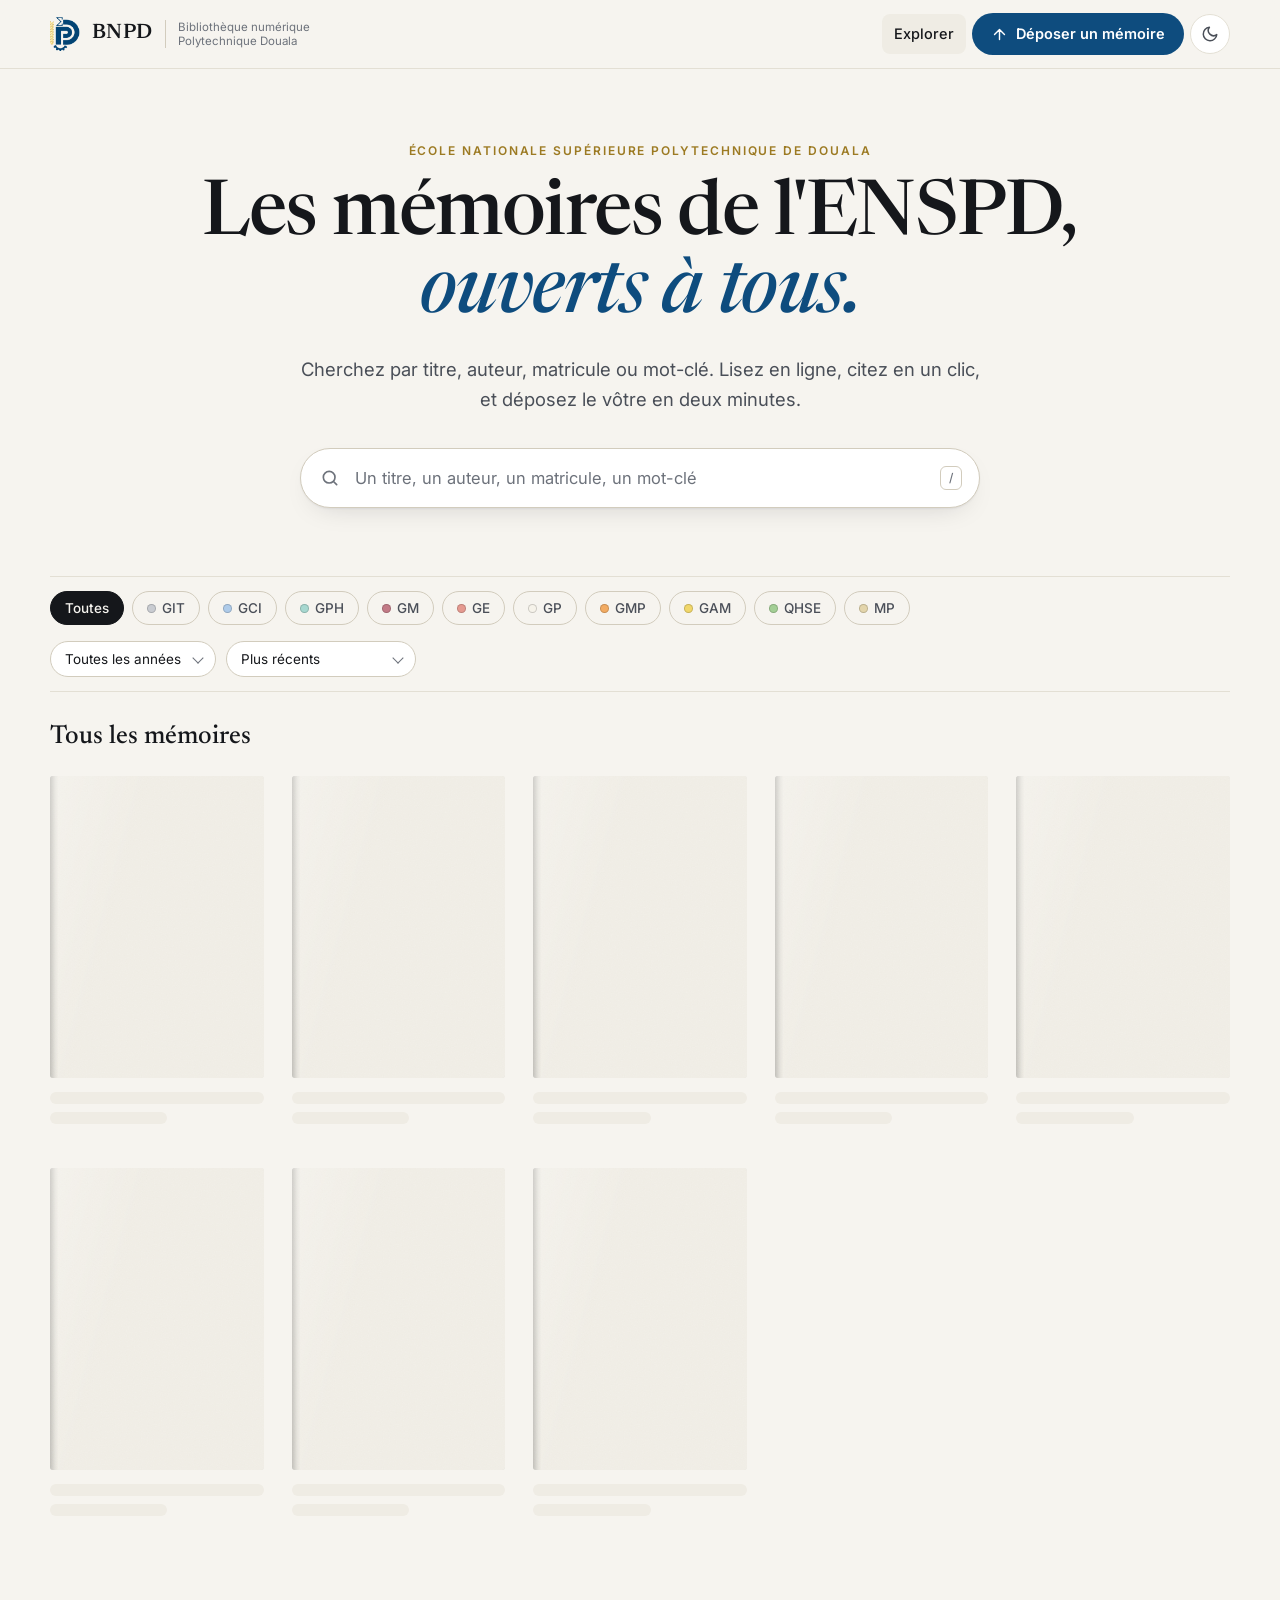
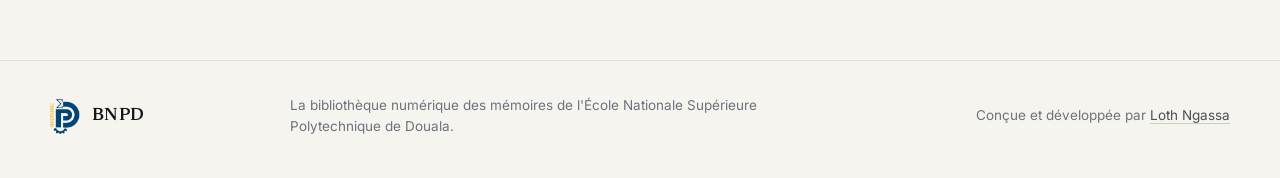
<file: index.html>
<!DOCTYPE html>
<html lang="fr">
<head>
  <meta charset="UTF-8">
  <meta name="viewport" content="width=device-width, initial-scale=1">
  <title>BNPD, la bibliothèque numérique des mémoires de l'ENSPD</title>
  <meta name="description" content="Cherchez, lisez et déposez les mémoires de fin d'études de l'École Nationale Supérieure Polytechnique de Douala.">
  <meta name="theme-color" content="#0b0d11" media="(prefers-color-scheme: dark)">
  <meta name="theme-color" content="#f6f4ef" media="(prefers-color-scheme: light)">
  <link rel="icon" href="logo.png">
  <script>
    (function () {
      var t = localStorage.getItem("bnpd-theme") || (matchMedia("(prefers-color-scheme: dark)").matches ? "dark" : "light");
      document.documentElement.dataset.theme = t;
    })();
  </script>
  <link rel="preconnect" href="https://fonts.googleapis.com">
  <link rel="preconnect" href="https://fonts.gstatic.com" crossorigin>
  <link href="https://fonts.googleapis.com/css2?family=Inter:wght@400;500;600;700&family=Newsreader:ital,opsz,wght@0,6..72,400..600;1,6..72,400..600&display=swap" rel="stylesheet">
  <link rel="stylesheet" href="assets/bnpd.css">
</head>
<body>
  <header class="top">
    <div class="wrap top-in">
      <a class="brand" href="index.html" aria-label="BNPD, accueil">
        <img src="logo.png" alt="" width="30" height="35">
        <span class="brand-name">BNPD</span>
        <span class="brand-sub">Bibliothèque numérique<br>Polytechnique Douala</span>
      </a>
      <nav class="nav" aria-label="Navigation principale">
        <a class="nav-link" href="index.html" aria-current="page">Explorer</a>
        <a class="btn btn-primary" href="submit.html">
          <svg viewBox="0 0 24 24" fill="none" stroke="currentColor" stroke-width="2" stroke-linecap="round" stroke-linejoin="round" aria-hidden="true"><path d="M12 19V5M5 12l7-7 7 7"/></svg>
          <span>Déposer<span class="btn-label-long"> un mémoire</span></span>
        </a>
        <button class="icon-btn" id="theme-btn" type="button" aria-label="Basculer entre le thème clair et le thème sombre">
          <svg class="i-moon" viewBox="0 0 24 24" fill="none" stroke="currentColor" stroke-width="2" stroke-linecap="round" stroke-linejoin="round" aria-hidden="true"><path d="M21 12.8A9 9 0 1 1 11.2 3a7 7 0 0 0 9.8 9.8z"/></svg>
          <svg class="i-sun" viewBox="0 0 24 24" fill="none" stroke="currentColor" stroke-width="2" stroke-linecap="round" stroke-linejoin="round" aria-hidden="true"><circle cx="12" cy="12" r="4"/><path d="M12 2v2M12 20v2M4.9 4.9l1.4 1.4M17.7 17.7l1.4 1.4M2 12h2M20 12h2M4.9 19.1l1.4-1.4M17.7 6.3l1.4-1.4"/></svg>
        </button>
      </nav>
    </div>
  </header>

  <main>
    <section class="hero wrap">
      <p class="eyebrow">École Nationale Supérieure Polytechnique de Douala</p>
      <h1 class="display">Les mémoires de l'ENSPD,<br><em>ouverts à tous.</em></h1>
      <p class="lead">Cherchez par titre, auteur, matricule ou mot-clé. Lisez en ligne, citez en un clic, et déposez le vôtre en deux minutes.</p>
      <form class="search" role="search" onsubmit="return false">
        <svg viewBox="0 0 24 24" fill="none" stroke="currentColor" stroke-width="2" stroke-linecap="round" stroke-linejoin="round" aria-hidden="true"><circle cx="11" cy="11" r="7"/><path d="m20 20-3.5-3.5"/></svg>
        <label class="sr-only" for="q">Rechercher un mémoire</label>
        <input id="q" type="search" placeholder="Un titre, un auteur, un matricule, un mot-clé" autocomplete="off">
        <kbd aria-hidden="true">/</kbd>
      </form>
      <dl class="stats" id="stats" hidden>
        <div><dt>mémoires</dt><dd id="s-count">0</dd></div>
        <div><dt>filières</dt><dd>10</dd></div>
        <div><dt>années de soutenance</dt><dd id="s-years">-</dd></div>
      </dl>
    </section>

    <section class="wrap" aria-labelledby="results-title">
      <div class="notice" id="notice" role="status" hidden></div>

      <div class="toolbar">
        <div class="chips" id="chips" aria-label="Filtrer par filière"></div>
        <div class="selects">
          <label class="select"><span class="sr-only">Année de soutenance</span><select id="year"><option value="">Toutes les années</option></select></label>
          <label class="select"><span class="sr-only">Trier</span>
            <select id="sort">
              <option value="recent">Plus récents</option>
              <option value="annee">Année de soutenance</option>
              <option value="titre">Titre, de A à Z</option>
            </select>
          </label>
        </div>
      </div>

      <div class="results-head">
        <h2 id="results-title">Tous les mémoires</h2>
        <span id="results-count"></span>
      </div>
      <div class="grid" id="grid" aria-live="polite"></div>
      <div class="more"><button class="btn btn-ghost" id="more" type="button" hidden>Afficher plus de mémoires</button></div>
    </section>
  </main>

  <footer class="foot">
    <div class="wrap foot-in">
      <a class="brand" href="index.html"><img src="logo.png" alt="" width="22" height="26"><span class="brand-name">BNPD</span></a>
      <p>La bibliothèque numérique des mémoires de l'École Nationale Supérieure Polytechnique de Douala.</p>
      <p>Conçue et développée par <a href="https://lothngassa.com">Loth Ngassa</a></p>
    </div>
  </footer>

  <script type="module">
    import { API, FILIERES, esc, normalize, coverHTML, fetchJSON, initTheme } from "./assets/app.js";
    import { EXEMPLES } from "./assets/exemples.js";

    initTheme();
    const $ = (id) => document.getElementById(id);
    const PAGE = 12;
    const params = new URLSearchParams(location.search);
    const state = { all: [], q: params.get("q") || "", f: params.get("f") || "", year: "", sort: "recent", shown: PAGE };

    $("q").value = state.q;
    $("chips").innerHTML = [["", "Toutes"], ...Object.keys(FILIERES).map((k) => [k, k])]
      .map(([k, label]) => `<button class="chip" type="button" data-f="${k}" aria-pressed="${k === state.f}" ${k ? `title="${esc(FILIERES[k])}"` : ""}>${k ? '<i class="dot"></i>' : ""}${label}</button>`)
      .join("");

    const NOTICES = {
      wake: `<p><strong>Le serveur se réveille.</strong> L'hébergement gratuit s'endort quand personne ne le consulte : les mémoires arrivent dans quelques secondes.</p>`,
      examples: `<p><strong>Aperçu de la bibliothèque.</strong> Elle est prête à recevoir ses premiers mémoires. Les fiches ci-dessous sont des exemples fictifs qui montrent la présentation, et elles disparaîtront dès le premier dépôt.</p><a class="btn btn-primary" href="submit.html">Déposer le premier mémoire</a>`,
      offline: `<p><strong>Le serveur ne répond pas pour le moment.</strong> En attendant, voici un aperçu de la bibliothèque avec des exemples fictifs.</p><button class="btn btn-ghost" type="button" onclick="location.reload()">Réessayer</button>`,
    };
    function notice(kind) {
      $("notice").innerHTML = kind ? NOTICES[kind] : "";
      $("notice").hidden = !kind;
    }

    function skeletons(n = 8) {
      $("grid").innerHTML = Array.from({ length: n }, () =>
        `<div class="skel"><div class="cover"></div><div class="line"></div><div class="line short"></div></div>`).join("");
    }

    const SORTS = {
      recent: (a, b) => new Date(b.date_soumission) - new Date(a.date_soumission),
      annee: (a, b) => b.annee - a.annee || a.titre.localeCompare(b.titre, "fr"),
      titre: (a, b) => a.titre.localeCompare(b.titre, "fr"),
    };

    function filtered() {
      const q = normalize(state.q).trim();
      return state.all
        .filter((m) => !state.f || m.filiere === state.f)
        .filter((m) => !state.year || String(m.annee) === state.year)
        .filter((m) => !q || normalize([m.titre, m.auteur, m.matricule, m.axe_recherche, m.mots_cles].join(" ")).includes(q))
        .sort(SORTS[state.sort]);
    }

    function card(m, i) {
      const href = m.exemple ? `detail.html?exemple=${encodeURIComponent(m.id)}` : `detail.html?id=${encodeURIComponent(m.id)}`;
      return `<a class="card" href="${href}" style="animation-delay:${(i % PAGE) * 45}ms">
        ${coverHTML(m, i < 10)}
        <div class="card-meta"><span class="tag" data-f="${esc(m.filiere)}"><i class="dot"></i>${esc(m.filiere)}</span><span>${esc(m.annee)}</span></div>
        <h3 class="card-title">${esc(m.titre)}</h3>
        <p class="card-author">${esc(m.auteur)}</p>
      </a>`;
    }

    function render() {
      const list = filtered();
      $("results-count").textContent = `${list.length} mémoire${list.length > 1 ? "s" : ""}`;
      $("results-title").textContent = state.q ? "Résultats" : state.f ? FILIERES[state.f] : "Tous les mémoires";
      document.querySelectorAll(".chip").forEach((c) => c.setAttribute("aria-pressed", String(c.dataset.f === state.f)));
      if (!list.length) {
        $("grid").innerHTML = `<div class="empty"><h3>Aucun mémoire trouvé</h3><p>Essayez un autre mot, ou retirez un filtre.</p></div>`;
        $("more").hidden = true;
      } else {
        $("grid").innerHTML = list.slice(0, state.shown).map(card).join("");
        $("more").hidden = list.length <= state.shown;
      }
      const url = new URL(location.href);
      state.q ? url.searchParams.set("q", state.q) : url.searchParams.delete("q");
      state.f ? url.searchParams.set("f", state.f) : url.searchParams.delete("f");
      history.replaceState(null, "", url);
    }

    function fillYears(real) {
      const years = [...new Set(state.all.map((m) => m.annee))].sort((a, b) => b - a);
      $("year").innerHTML = `<option value="">Toutes les années</option>` + years.map((y) => `<option value="${esc(y)}">${esc(y)}</option>`).join("");
      if (real) {
        $("s-count").textContent = state.all.length;
        $("s-years").textContent = years.length > 1 ? `${years.at(-1)} à ${years[0]}` : String(years[0] ?? "-");
        const [dtCount, , dtYears] = document.querySelectorAll("#stats dt");
        dtCount.textContent = state.all.length > 1 ? "mémoires" : "mémoire";
        dtYears.textContent = years.length > 1 ? "années de soutenance" : "année de soutenance";
      }
      $("stats").hidden = !real;
    }

    async function load() {
      skeletons();
      try {
        const data = await fetchJSON(API, { onSlow: () => notice("wake") });
        if (Array.isArray(data) && data.length) {
          state.all = data;
          notice(null);
          fillYears(true);
        } else {
          state.all = EXEMPLES;
          notice("examples");
          fillYears(false);
        }
      } catch {
        state.all = EXEMPLES;
        notice("offline");
        fillYears(false);
      }
      render();
    }

    $("q").addEventListener("input", (e) => { state.q = e.target.value; state.shown = PAGE; render(); });
    $("chips").addEventListener("click", (e) => {
      const chip = e.target.closest(".chip");
      if (!chip) return;
      state.f = chip.dataset.f;
      state.shown = PAGE;
      render();
    });
    $("year").addEventListener("change", (e) => { state.year = e.target.value; state.shown = PAGE; render(); });
    $("sort").addEventListener("change", (e) => { state.sort = e.target.value; render(); });
    $("more").addEventListener("click", () => { state.shown += PAGE; render(); });
    document.addEventListener("keydown", (e) => {
      if (e.key === "/" && !["INPUT", "TEXTAREA", "SELECT"].includes(document.activeElement.tagName)) {
        e.preventDefault();
        $("q").focus();
      }
    });

    load();
  </script>
</body>
</html>
</file>
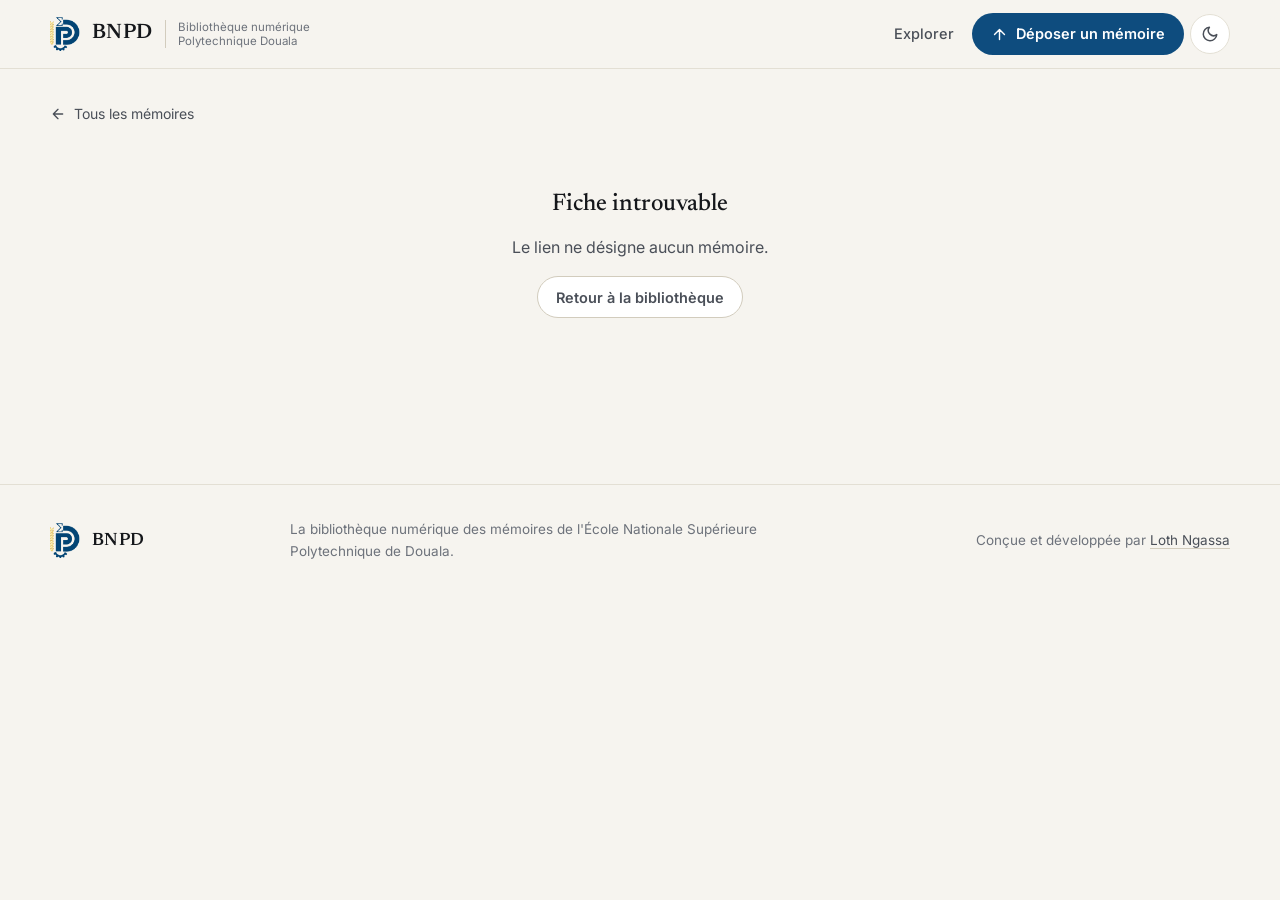
<file: detail.html>
<!DOCTYPE html>
<html lang="fr">
<head>
  <meta charset="UTF-8">
  <meta name="viewport" content="width=device-width, initial-scale=1">
  <title>Mémoire | BNPD</title>
  <meta name="theme-color" content="#0b0d11" media="(prefers-color-scheme: dark)">
  <meta name="theme-color" content="#f6f4ef" media="(prefers-color-scheme: light)">
  <link rel="icon" href="logo.png">
  <script>
    (function () {
      var t = localStorage.getItem("bnpd-theme") || (matchMedia("(prefers-color-scheme: dark)").matches ? "dark" : "light");
      document.documentElement.dataset.theme = t;
    })();
  </script>
  <link rel="preconnect" href="https://fonts.googleapis.com">
  <link rel="preconnect" href="https://fonts.gstatic.com" crossorigin>
  <link href="https://fonts.googleapis.com/css2?family=Inter:wght@400;500;600;700&family=Newsreader:ital,opsz,wght@0,6..72,400..600;1,6..72,400..600&display=swap" rel="stylesheet">
  <link rel="stylesheet" href="assets/bnpd.css">
</head>
<body>
  <header class="top">
    <div class="wrap top-in">
      <a class="brand" href="index.html" aria-label="BNPD, accueil">
        <img src="logo.png" alt="" width="30" height="35">
        <span class="brand-name">BNPD</span>
        <span class="brand-sub">Bibliothèque numérique<br>Polytechnique Douala</span>
      </a>
      <nav class="nav" aria-label="Navigation principale">
        <a class="nav-link" href="index.html">Explorer</a>
        <a class="btn btn-primary" href="submit.html">
          <svg viewBox="0 0 24 24" fill="none" stroke="currentColor" stroke-width="2" stroke-linecap="round" stroke-linejoin="round" aria-hidden="true"><path d="M12 19V5M5 12l7-7 7 7"/></svg>
          <span>Déposer<span class="btn-label-long"> un mémoire</span></span>
        </a>
        <button class="icon-btn" id="theme-btn" type="button" aria-label="Basculer entre le thème clair et le thème sombre">
          <svg class="i-moon" viewBox="0 0 24 24" fill="none" stroke="currentColor" stroke-width="2" stroke-linecap="round" stroke-linejoin="round" aria-hidden="true"><path d="M21 12.8A9 9 0 1 1 11.2 3a7 7 0 0 0 9.8 9.8z"/></svg>
          <svg class="i-sun" viewBox="0 0 24 24" fill="none" stroke="currentColor" stroke-width="2" stroke-linecap="round" stroke-linejoin="round" aria-hidden="true"><circle cx="12" cy="12" r="4"/><path d="M12 2v2M12 20v2M4.9 4.9l1.4 1.4M17.7 17.7l1.4 1.4M2 12h2M20 12h2M4.9 19.1l1.4-1.4M17.7 6.3l1.4-1.4"/></svg>
        </button>
      </nav>
    </div>
  </header>

  <main class="wrap">
    <a class="back" href="index.html">
      <svg viewBox="0 0 24 24" fill="none" stroke="currentColor" stroke-width="2" stroke-linecap="round" stroke-linejoin="round" aria-hidden="true"><path d="M19 12H5M12 19l-7-7 7-7"/></svg>
      Tous les mémoires
    </a>
    <div id="detail" aria-live="polite">
      <div class="detail-grid">
        <div class="detail-aside skel"><div class="cover"></div></div>
        <div class="skel"><div class="line" style="height:44px;width:85%"></div><div class="line" style="height:44px;width:60%"></div><div class="line short"></div></div>
      </div>
    </div>
  </main>

  <footer class="foot">
    <div class="wrap foot-in">
      <a class="brand" href="index.html"><img src="logo.png" alt="" width="22" height="26"><span class="brand-name">BNPD</span></a>
      <p>La bibliothèque numérique des mémoires de l'École Nationale Supérieure Polytechnique de Douala.</p>
      <p>Conçue et développée par <a href="https://lothngassa.com">Loth Ngassa</a></p>
    </div>
  </footer>

  <script type="module">
    import { API, FILIERES, esc, safeUrl, fmtDate, keywords, coverHTML, citation, fetchJSON, initTheme } from "./assets/app.js";
    import { EXEMPLES } from "./assets/exemples.js";

    initTheme();
    const box = document.getElementById("detail");
    const params = new URLSearchParams(location.search);

    const ICON_READ = `<svg viewBox="0 0 24 24" fill="none" stroke="currentColor" stroke-width="2" stroke-linecap="round" stroke-linejoin="round" aria-hidden="true"><path d="M2 4h7a3 3 0 0 1 3 3v13a2 2 0 0 0-2-2H2zM22 4h-7a3 3 0 0 0-3 3v13a2 2 0 0 1 2-2h8z"/></svg>`;
    const ICON_DL = `<svg viewBox="0 0 24 24" fill="none" stroke="currentColor" stroke-width="2" stroke-linecap="round" stroke-linejoin="round" aria-hidden="true"><path d="M12 3v12M7 10l5 5 5-5M5 21h14"/></svg>`;

    function fact(label, value) {
      return value ? `<div><dt>${label}</dt><dd>${esc(value)}</dd></div>` : "";
    }

    function render(m) {
      document.title = `${m.titre} | BNPD`;
      const pdf = safeUrl(m.fichier_pdf);
      const kws = keywords(m);
      const actions = pdf
        ? `<a class="btn btn-primary btn-lg" href="${esc(pdf)}" target="_blank" rel="noopener">${ICON_READ} Lire le mémoire</a>
           <a class="btn btn-ghost btn-lg" href="${esc(pdf)}" download>${ICON_DL} Télécharger le PDF</a>`
        : `<span class="btn btn-primary btn-lg" aria-disabled="true">${ICON_READ} Lire le mémoire</span>
           <p class="fine">Exemple fictif : aucun PDF n'est associé à cette fiche.</p>`;

      box.innerHTML = `
        <div class="detail-grid">
          <aside class="detail-aside">
            ${coverHTML(m, true)}
            <div class="actions">
              ${actions}
              <button class="btn btn-ghost" type="button" id="share">Copier le lien de la fiche</button>
            </div>
          </aside>
          <article>
            <p class="eyebrow">${esc(m.filiere)} / ${esc(FILIERES[m.filiere] || "")}</p>
            <h1 class="detail-title">${esc(m.titre)}</h1>
            <p class="byline">par <strong>${esc(m.auteur)}</strong>, soutenu en ${esc(m.annee)}</p>
            <dl class="facts">
              ${fact("Filière", FILIERES[m.filiere] || m.filiere)}
              ${fact("Axe de spécialisation", m.axe_recherche)}
              ${fact("Matricule", m.matricule)}
              ${fact("Année de soutenance", m.annee)}
              ${fact("Déposé le", fmtDate(m.date_soumission))}
            </dl>
            ${kws.length ? `<div class="keywords">${kws.map((k) => `<span class="kw">${esc(k)}</span>`).join("")}</div>` : ""}
            <div class="prose">
              <h2>Résumé</h2>
              <p>${m.resume ? esc(m.resume) : "L'auteur n'a pas encore ajouté de résumé."}</p>
            </div>
            <section class="cite">
              <h2>Citer ce mémoire</h2>
              <p id="cite-text">${citation(m)}</p>
              <button class="btn btn-ghost" type="button" id="copy-cite">Copier la référence</button>
            </section>
          </article>
        </div>`;

      const copy = (btn, text, done) => {
        navigator.clipboard.writeText(text).then(() => {
          const label = btn.textContent;
          btn.textContent = done;
          setTimeout(() => (btn.textContent = label), 1800);
        });
      };
      document.getElementById("copy-cite").addEventListener("click", (e) =>
        copy(e.currentTarget, document.getElementById("cite-text").textContent, "Référence copiée"));
      document.getElementById("share").addEventListener("click", (e) => copy(e.currentTarget, location.href, "Lien copié"));
    }

    function notFound(message) {
      box.innerHTML = `<div class="empty"><h3>Fiche introuvable</h3><p>${message}</p><p><a class="btn btn-ghost" href="index.html">Retour à la bibliothèque</a></p></div>`;
    }

    async function load() {
      const exId = params.get("exemple");
      const id = params.get("id");
      if (exId) {
        const m = EXEMPLES.find((e) => e.id === exId);
        return m ? render(m) : notFound("Cet exemple n'existe pas.");
      }
      if (!id || !/^\d+$/.test(id)) return notFound("Le lien ne désigne aucun mémoire.");
      try {
        render(await fetchJSON(`${API}${id}/`));
      } catch {
        notFound("Ce mémoire n'existe pas, ou le serveur ne répond pas pour le moment.");
      }
    }

    load();
  </script>
</body>
</html>
</file>
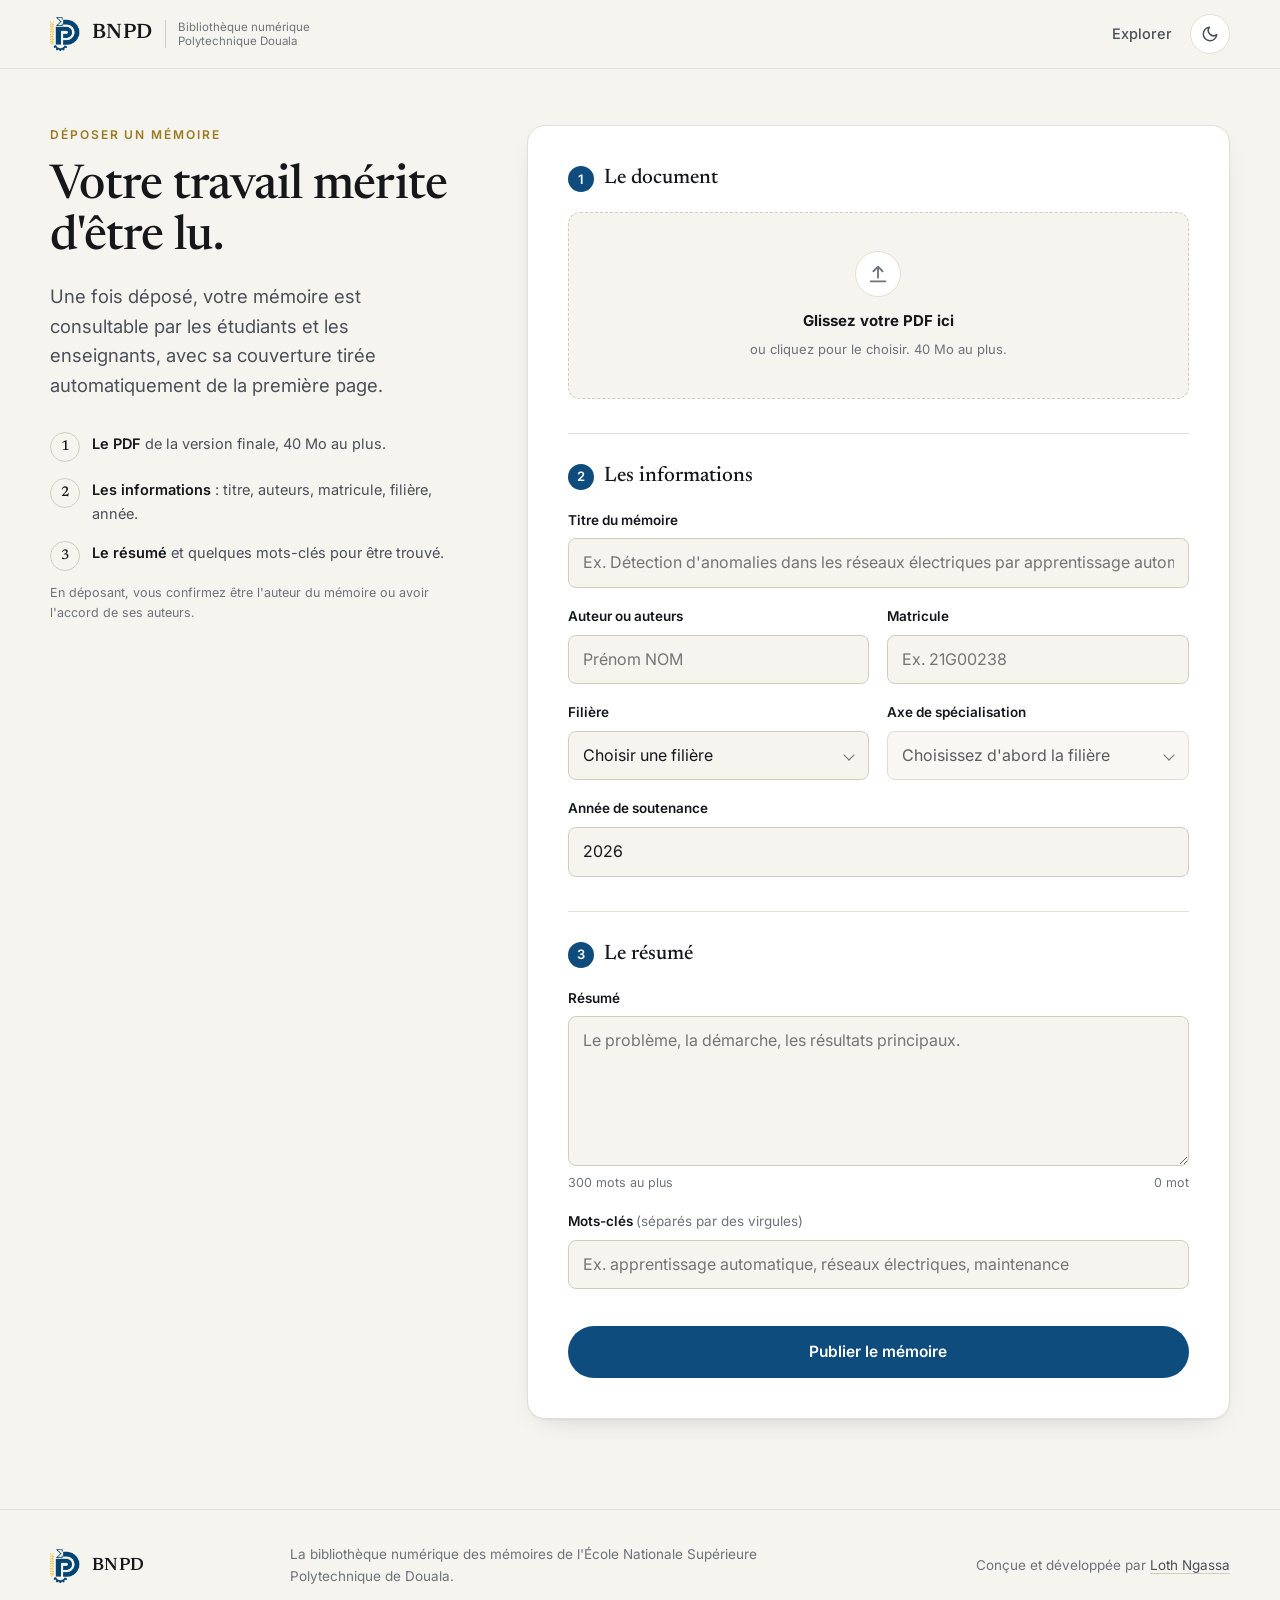
<file: submit.html>
<!DOCTYPE html>
<html lang="fr">
<head>
  <meta charset="UTF-8">
  <meta name="viewport" content="width=device-width, initial-scale=1">
  <title>Déposer un mémoire | BNPD</title>
  <meta name="description" content="Déposez votre mémoire de fin d'études à la bibliothèque numérique de l'ENSPD.">
  <meta name="theme-color" content="#0b0d11" media="(prefers-color-scheme: dark)">
  <meta name="theme-color" content="#f6f4ef" media="(prefers-color-scheme: light)">
  <link rel="icon" href="logo.png">
  <script>
    (function () {
      var t = localStorage.getItem("bnpd-theme") || (matchMedia("(prefers-color-scheme: dark)").matches ? "dark" : "light");
      document.documentElement.dataset.theme = t;
    })();
  </script>
  <link rel="preconnect" href="https://fonts.googleapis.com">
  <link rel="preconnect" href="https://fonts.gstatic.com" crossorigin>
  <link href="https://fonts.googleapis.com/css2?family=Inter:wght@400;500;600;700&family=Newsreader:ital,opsz,wght@0,6..72,400..600;1,6..72,400..600&display=swap" rel="stylesheet">
  <link rel="stylesheet" href="assets/bnpd.css">
</head>
<body>
  <header class="top">
    <div class="wrap top-in">
      <a class="brand" href="index.html" aria-label="BNPD, accueil">
        <img src="logo.png" alt="" width="30" height="35">
        <span class="brand-name">BNPD</span>
        <span class="brand-sub">Bibliothèque numérique<br>Polytechnique Douala</span>
      </a>
      <nav class="nav" aria-label="Navigation principale">
        <a class="nav-link" href="index.html">Explorer</a>
        <button class="icon-btn" id="theme-btn" type="button" aria-label="Basculer entre le thème clair et le thème sombre">
          <svg class="i-moon" viewBox="0 0 24 24" fill="none" stroke="currentColor" stroke-width="2" stroke-linecap="round" stroke-linejoin="round" aria-hidden="true"><path d="M21 12.8A9 9 0 1 1 11.2 3a7 7 0 0 0 9.8 9.8z"/></svg>
          <svg class="i-sun" viewBox="0 0 24 24" fill="none" stroke="currentColor" stroke-width="2" stroke-linecap="round" stroke-linejoin="round" aria-hidden="true"><circle cx="12" cy="12" r="4"/><path d="M12 2v2M12 20v2M4.9 4.9l1.4 1.4M17.7 17.7l1.4 1.4M2 12h2M20 12h2M4.9 19.1l1.4-1.4M17.7 6.3l1.4-1.4"/></svg>
        </button>
      </nav>
    </div>
  </header>

  <main class="wrap">
    <div class="submit-grid">
      <aside class="submit-intro">
        <p class="eyebrow">Déposer un mémoire</p>
        <h1 class="display-sm">Votre travail mérite d'être lu.</h1>
        <p class="lead">Une fois déposé, votre mémoire est consultable par les étudiants et les enseignants, avec sa couverture tirée automatiquement de la première page.</p>
        <ol class="steps">
          <li><span><b>Le PDF</b> de la version finale, 40 Mo au plus.</span></li>
          <li><span><b>Les informations</b> : titre, auteurs, matricule, filière, année.</span></li>
          <li><span><b>Le résumé</b> et quelques mots-clés pour être trouvé.</span></li>
        </ol>
        <p class="fine" style="text-align:left">En déposant, vous confirmez être l'auteur du mémoire ou avoir l'accord de ses auteurs.</p>
      </aside>

      <div>
        <form class="panel" id="form" novalidate>
          <fieldset>
            <legend><span>1</span> Le document</legend>
            <label class="drop" id="drop">
              <input type="file" id="pdf" accept="application/pdf,.pdf" aria-describedby="pdf-hint">
              <span class="drop-icon"><svg viewBox="0 0 24 24" fill="none" stroke="currentColor" stroke-width="2" stroke-linecap="round" stroke-linejoin="round" aria-hidden="true"><path d="M12 16V4M7 9l5-5 5 5M4 20h16"/></svg></span>
              <strong>Glissez votre PDF ici</strong>
              <span id="pdf-hint">ou cliquez pour le choisir. 40 Mo au plus.</span>
            </label>
            <div class="file" id="file">
              <span class="file-ico">PDF</span>
              <span><span class="file-name" id="file-name"></span><br><span class="file-size" id="file-size"></span></span>
              <button class="btn btn-ghost" type="button" id="file-change">Changer</button>
            </div>
          </fieldset>

          <fieldset>
            <legend><span>2</span> Les informations</legend>
            <div class="field">
              <label for="titre">Titre du mémoire</label>
              <input id="titre" name="titre" maxlength="255" required placeholder="Ex. Détection d'anomalies dans les réseaux électriques par apprentissage automatique">
            </div>
            <div class="row">
              <div class="field">
                <label for="auteur">Auteur ou auteurs</label>
                <input id="auteur" name="auteur" maxlength="150" required placeholder="Prénom NOM">
              </div>
              <div class="field">
                <label for="matricule">Matricule</label>
                <input id="matricule" name="matricule" maxlength="30" required placeholder="Ex. 21G00238">
              </div>
            </div>
            <div class="row">
              <div class="field">
                <label for="filiere">Filière</label>
                <div class="select-wrap"><select id="filiere" name="filiere" required><option value="">Choisir une filière</option></select></div>
              </div>
              <div class="field">
                <label for="axe">Axe de spécialisation</label>
                <div class="select-wrap"><select id="axe" name="axe_recherche" required disabled><option value="">Choisissez d'abord la filière</option></select></div>
              </div>
            </div>
            <div class="field">
              <label for="annee">Année de soutenance</label>
              <input id="annee" name="annee" type="number" inputmode="numeric" required>
            </div>
          </fieldset>

          <fieldset>
            <legend><span>3</span> Le résumé</legend>
            <div class="field">
              <label for="resume">Résumé</label>
              <textarea id="resume" name="resume" required placeholder="Le problème, la démarche, les résultats principaux."></textarea>
              <div class="hint" id="resume-hint"><span>300 mots au plus</span><span id="resume-count">0 mot</span></div>
            </div>
            <div class="field">
              <label for="mots">Mots-clés <span class="opt">(séparés par des virgules)</span></label>
              <input id="mots" name="mots_cles" maxlength="300" required placeholder="Ex. apprentissage automatique, réseaux électriques, maintenance">
              <div class="kw-preview" id="kw-preview"></div>
            </div>
          </fieldset>

          <div class="msg" id="msg" role="alert" hidden></div>
          <div class="progress" id="progress" hidden><i></i></div>
          <button class="btn btn-primary btn-lg send" id="send" type="submit">Publier le mémoire</button>
        </form>

        <div class="panel success" id="success" hidden>
          <div class="success-ico"><svg viewBox="0 0 24 24" fill="none" stroke="currentColor" stroke-width="2.4" stroke-linecap="round" stroke-linejoin="round" aria-hidden="true"><path d="M20 6 9 17l-5-5"/></svg></div>
          <h2>Votre mémoire est en ligne.</h2>
          <p>Merci pour votre contribution. Il est déjà consultable par toute la communauté de l'ENSPD.</p>
          <div class="btns">
            <a class="btn btn-primary" id="success-link" href="index.html">Voir la fiche du mémoire</a>
            <a class="btn btn-ghost" href="submit.html">Déposer un autre mémoire</a>
          </div>
        </div>
      </div>
    </div>
  </main>

  <footer class="foot">
    <div class="wrap foot-in">
      <a class="brand" href="index.html"><img src="logo.png" alt="" width="22" height="26"><span class="brand-name">BNPD</span></a>
      <p>La bibliothèque numérique des mémoires de l'École Nationale Supérieure Polytechnique de Douala.</p>
      <p>Conçue et développée par <a href="https://lothngassa.com">Loth Ngassa</a></p>
    </div>
  </footer>

  <script type="module">
    import { API, FILIERES, AXES, esc, initTheme } from "./assets/app.js";

    initTheme();
    const $ = (id) => document.getElementById(id);
    const MAX_MB = 40;
    const MAX_WORDS = 300;
    const thisYear = new Date().getFullYear();
    let pdfFile = null;

    // Filières, axes et année
    $("filiere").insertAdjacentHTML("beforeend",
      Object.entries(FILIERES).map(([k, v]) => `<option value="${k}">${esc(v)} (${k})</option>`).join(""));
    $("filiere").addEventListener("change", (e) => {
      const axes = AXES[e.target.value] || [];
      $("axe").innerHTML = axes.length
        ? `<option value="">Choisir un axe</option>` + axes.map((a) => `<option>${esc(a)}</option>`).join("")
        : `<option value="">Choisissez d'abord la filière</option>`;
      $("axe").disabled = !axes.length;
    });
    $("annee").min = 1990;
    $("annee").max = thisYear + 1;
    $("annee").value = thisYear;

    // Le fichier PDF
    function setFile(file) {
      if (!file) return;
      const isPdf = file.type === "application/pdf" || /\.pdf$/i.test(file.name);
      if (!isPdf) return message("Le fichier doit être un PDF.", "err");
      if (file.size > MAX_MB * 1024 * 1024) return message(`Le fichier dépasse ${MAX_MB} Mo.`, "err");
      pdfFile = file;
      $("file-name").textContent = file.name;
      $("file-size").textContent = `${(file.size / 1024 / 1024).toFixed(1).replace(".", ",")} Mo`;
      $("drop").hidden = true;
      $("file").classList.add("on");
      message(null);
    }
    $("pdf").addEventListener("change", (e) => setFile(e.target.files[0]));
    $("file-change").addEventListener("click", () => $("pdf").click());
    ["dragenter", "dragover"].forEach((t) => $("drop").addEventListener(t, (e) => { e.preventDefault(); $("drop").classList.add("over"); }));
    ["dragleave", "drop"].forEach((t) => $("drop").addEventListener(t, (e) => { e.preventDefault(); $("drop").classList.remove("over"); }));
    $("drop").addEventListener("drop", (e) => setFile(e.dataTransfer.files[0]));

    // Compteur de mots et aperçu des mots-clés
    const words = (s) => (s.trim().match(/\S+/g) || []).length;
    $("resume").addEventListener("input", (e) => {
      const n = words(e.target.value);
      $("resume-count").textContent = `${n} mot${n > 1 ? "s" : ""}`;
      $("resume-hint").classList.toggle("over", n > MAX_WORDS);
    });
    $("mots").addEventListener("input", (e) => {
      const list = e.target.value.split(",").map((k) => k.trim()).filter(Boolean).slice(0, 12);
      $("kw-preview").innerHTML = list.map((k) => `<span class="kw">${esc(k)}</span>`).join("");
    });

    function message(text, kind = "info") {
      $("msg").hidden = !text;
      $("msg").className = `msg ${kind}`;
      $("msg").textContent = text || "";
    }

    function validate() {
      document.querySelectorAll(".field.invalid").forEach((f) => f.classList.remove("invalid"));
      const bad = [...$("form").querySelectorAll("[required]")].filter((el) => !el.disabled && !el.value.trim());
      const year = Number($("annee").value);
      if (year < 1990 || year > thisYear + 1) bad.push($("annee"));
      bad.forEach((el) => el.closest(".field").classList.add("invalid"));
      if (!pdfFile) return "Ajoutez le PDF de votre mémoire.";
      if (bad.length) { bad[0].focus(); return "Certains champs sont à compléter."; }
      if (words($("resume").value) > MAX_WORDS) return `Le résumé dépasse ${MAX_WORDS} mots.`;
      return null;
    }

    const LABELS = { titre: "Titre", auteur: "Auteur", matricule: "Matricule", filiere: "Filière", annee: "Année", fichier_pdf: "Fichier", resume: "Résumé", mots_cles: "Mots-clés", axe_recherche: "Axe" };

    // Envoi avec barre de progression (XMLHttpRequest donne l'avancement de l'envoi)
    $("form").addEventListener("submit", (e) => {
      e.preventDefault();
      const problem = validate();
      if (problem) return message(problem, "err");

      const data = new FormData($("form"));
      data.delete("pdf");
      data.set("fichier_pdf", pdfFile);

      const xhr = new XMLHttpRequest();
      xhr.open("POST", API);
      xhr.timeout = 180000;
      $("send").disabled = true;
      $("send").textContent = "Envoi en cours";
      $("progress").hidden = false;
      message("Envoi du mémoire. Si le serveur dormait, il peut mettre jusqu'à 30 secondes à se réveiller.", "info");

      xhr.upload.onprogress = (ev) => {
        if (ev.lengthComputable) $("progress").firstElementChild.style.width = `${Math.round((ev.loaded / ev.total) * 100)}%`;
      };
      const done = () => {
        $("send").disabled = false;
        $("send").textContent = "Publier le mémoire";
        $("progress").hidden = true;
      };
      xhr.onload = () => {
        done();
        let body = {};
        try { body = JSON.parse(xhr.responseText); } catch { /* réponse vide */ }
        if (xhr.status === 201) {
          $("form").hidden = true;
          $("success").hidden = false;
          $("success-link").href = `detail.html?id=${encodeURIComponent(body.id)}`;
          window.scrollTo({ top: 0, behavior: "smooth" });
        } else if (xhr.status === 400) {
          const details = Object.entries(body).map(([k, v]) => `${LABELS[k] || k} : ${[].concat(v)[0]}`).join(" ");
          message(`Le dépôt n'a pas abouti. ${details}`, "err");
        } else {
          message("Le serveur n'a pas pu enregistrer le mémoire. Réessayez dans un instant.", "err");
        }
      };
      xhr.onerror = xhr.ontimeout = () => { done(); message("Connexion impossible avec le serveur. Vérifiez votre connexion et réessayez.", "err"); };
      xhr.send(data);
    });
  </script>
</body>
</html>
</file>
<file: assets/bnpd.css>
/* BNPD, Bibliothèque Numérique Polytechnique Douala
   Système de design : papier et encre en clair, bibliothèque de nuit en sombre.
   Bleu marine et or repris du logo de l'ENSPD. */

:root {
  --bg: #f6f4ef;
  --surface: #ffffff;
  --surface-2: #efece4;
  --line: #e3dfd4;
  --line-2: #d2ccbd;
  --text: #15171b;
  --text-2: #4a4f58;
  --text-3: #6d727b;
  --accent: #0e4c7e;
  --accent-hover: #0b3d66;
  --accent-ink: #ffffff;
  --accent-soft: #e2ebf4;
  --gold: #9c7a22;
  --ok: #1d7448;
  --ok-soft: #e3f2ea;
  --err: #b42318;
  --err-soft: #fbe9e7;
  --nav-bg: rgba(246, 244, 239, 0.82);
  --shadow: 0 1px 2px rgba(20, 20, 30, 0.05), 0 10px 30px -16px rgba(20, 20, 30, 0.22);
  --cover-shadow: 0 1px 1px rgba(0, 0, 0, 0.06), 0 2px 6px -2px rgba(20, 20, 40, 0.12), 0 22px 38px -22px rgba(20, 20, 40, 0.5);
  --paper: #ffffff;

  --serif: "Newsreader", "Iowan Old Style", Georgia, serif;
  --sans: "Inter", ui-sans-serif, system-ui, -apple-system, "Segoe UI", Roboto, sans-serif;
  --r-sm: 8px;
  --r: 12px;
  --r-lg: 18px;
  --ease: cubic-bezier(0.16, 1, 0.3, 1);
  --wrap: 1180px;
  color-scheme: light;
}

[data-theme="dark"] {
  --bg: #0b0d11;
  --surface: #12151b;
  --surface-2: #191d25;
  --line: #232833;
  --line-2: #313847;
  --text: #edeff3;
  --text-2: #a9afba;
  --text-3: #808796;
  --accent: #7fb3e6;
  --accent-hover: #a2c8ee;
  --accent-ink: #07131f;
  --accent-soft: #15263a;
  --gold: #d7b45f;
  --ok: #4cc488;
  --ok-soft: #10281c;
  --err: #f0857a;
  --err-soft: #2c1513;
  --nav-bg: rgba(11, 13, 17, 0.78);
  --shadow: 0 1px 2px rgba(0, 0, 0, 0.4), 0 14px 34px -18px rgba(0, 0, 0, 0.8);
  --cover-shadow: 0 1px 1px rgba(0, 0, 0, 0.4), 0 24px 40px -22px rgba(0, 0, 0, 0.95);
  --paper: #f3f1ea;
  color-scheme: dark;
}

* { box-sizing: border-box; }
html { -webkit-text-size-adjust: 100%; }
body {
  margin: 0;
  background: var(--bg);
  color: var(--text);
  font: 400 16px/1.6 var(--sans);
  -webkit-font-smoothing: antialiased;
  transition: background-color 0.3s ease, color 0.3s ease;
}
img { display: block; max-width: 100%; }
a { color: inherit; }
button, input, select, textarea { font: inherit; color: inherit; }
:focus-visible { outline: 2px solid var(--accent); outline-offset: 3px; border-radius: 4px; }
.sr-only { position: absolute; width: 1px; height: 1px; overflow: hidden; clip: rect(0 0 0 0); white-space: nowrap; }
.wrap { width: min(100% - 40px, var(--wrap)); margin-inline: auto; }
[hidden] { display: none !important; }

/* ---------- en-tête ---------- */
.top {
  position: sticky; top: 0; z-index: 20;
  background: var(--nav-bg);
  backdrop-filter: saturate(160%) blur(14px);
  -webkit-backdrop-filter: saturate(160%) blur(14px);
  border-bottom: 1px solid var(--line);
}
.top-in { display: flex; align-items: center; justify-content: space-between; gap: 16px; height: 68px; }
.brand { display: flex; align-items: center; gap: 12px; text-decoration: none; }
.brand img { width: 30px; height: auto; }
.brand-name { font: 600 21px/1 var(--serif); letter-spacing: 0.02em; }
.brand-sub { font-size: 11.5px; line-height: 1.25; color: var(--text-3); border-left: 1px solid var(--line-2); padding-left: 12px; }
.nav { display: flex; align-items: center; gap: 6px; }
.nav-link { text-decoration: none; font-size: 14.5px; font-weight: 500; color: var(--text-2); padding: 8px 12px; border-radius: var(--r-sm); }
.nav-link:hover, .nav-link[aria-current="page"] { color: var(--text); background: var(--surface-2); }
.icon-btn {
  display: inline-grid; place-items: center; width: 40px; height: 40px;
  border: 1px solid var(--line); background: var(--surface); border-radius: 50%; cursor: pointer; color: var(--text-2);
  transition: color 0.2s, border-color 0.2s, transform 0.3s var(--ease);
}
.icon-btn:hover { color: var(--text); border-color: var(--line-2); }
.icon-btn:active { transform: scale(0.94); }
.icon-btn svg { width: 18px; height: 18px; }
[data-theme="dark"] .i-sun { display: block; } [data-theme="dark"] .i-moon { display: none; }
.i-sun { display: none; }

/* ---------- boutons ---------- */
.btn {
  display: inline-flex; align-items: center; justify-content: center; gap: 8px;
  height: 42px; padding: 0 18px; border-radius: 999px; border: 1px solid transparent;
  font-size: 14.5px; font-weight: 600; text-decoration: none; cursor: pointer; white-space: nowrap;
  transition: background-color 0.2s, border-color 0.2s, color 0.2s, transform 0.3s var(--ease);
}
.btn:active { transform: scale(0.97); }
.btn svg { width: 17px; height: 17px; }
.btn-primary { background: var(--accent); color: var(--accent-ink); }
.btn-primary:hover { background: var(--accent-hover); }
.btn-ghost { background: var(--surface); border-color: var(--line-2); }
.btn-ghost:hover { border-color: var(--text-3); }
.btn-lg { height: 52px; padding: 0 26px; font-size: 15.5px; }
.btn[disabled], .btn[aria-disabled="true"] { opacity: 0.5; cursor: not-allowed; pointer-events: none; }

/* ---------- accueil ---------- */
.hero { padding: 72px 0 36px; text-align: center; }
.eyebrow { margin: 0 0 18px; font-size: 12px; font-weight: 600; letter-spacing: 0.16em; text-transform: uppercase; color: var(--gold); }
.display {
  margin: 0 auto; max-width: 20ch; text-wrap: balance;
  font: 500 clamp(40px, 6.4vw, 76px)/1.02 var(--serif); letter-spacing: -0.02em;
}
.display em { font-style: italic; color: var(--accent); }
.lead { margin: 22px auto 0; max-width: 58ch; font-size: clamp(16px, 1.6vw, 18.5px); color: var(--text-2); }
.search {
  position: relative; margin: 34px auto 0; max-width: 680px;
}
.search svg { position: absolute; left: 20px; top: 50%; width: 20px; height: 20px; transform: translateY(-50%); color: var(--text-3); pointer-events: none; }
.search input {
  width: 100%; height: 60px; padding: 0 62px 0 54px;
  border: 1px solid var(--line-2); border-radius: 999px; background: var(--surface);
  font-size: 16.5px; box-shadow: var(--shadow); outline: none;
  transition: border-color 0.2s, box-shadow 0.2s;
}
.search input::placeholder { color: var(--text-3); }
.search input:focus { border-color: var(--accent); box-shadow: 0 0 0 4px var(--accent-soft), var(--shadow); }
.search kbd {
  position: absolute; right: 18px; top: 50%; transform: translateY(-50%);
  font: 500 12px/1 var(--sans); color: var(--text-3); border: 1px solid var(--line-2); border-radius: 6px; padding: 5px 8px;
}
.stats { display: flex; justify-content: center; gap: clamp(28px, 6vw, 72px); margin: 38px 0 0; }
.stats div { display: flex; flex-direction: column-reverse; align-items: center; }
.stats dt { font-size: 12.5px; color: var(--text-3); }
.stats dd { margin: 0; font: 500 30px/1.1 var(--serif); }

/* ---------- avis (exemples, serveur) ---------- */
.notice {
  display: flex; align-items: center; justify-content: space-between; gap: 20px; flex-wrap: wrap;
  margin: 28px 0 0; padding: 16px 18px 16px 20px;
  border: 1px solid var(--line); border-left: 3px solid var(--gold); border-radius: var(--r);
  background: var(--surface);
}
.notice p { margin: 0; font-size: 14.5px; color: var(--text-2); max-width: 70ch; }
.notice strong { color: var(--text); }

/* ---------- barre de filtres ---------- */
.toolbar { display: flex; align-items: center; justify-content: space-between; gap: 16px; flex-wrap: wrap; margin-top: 32px; padding: 14px 0; border-top: 1px solid var(--line); border-bottom: 1px solid var(--line); }
.chips { display: flex; gap: 8px; overflow-x: auto; scrollbar-width: none; padding: 2px; margin: -2px; }
.chips::-webkit-scrollbar { display: none; }
.chip {
  flex: none; height: 34px; padding: 0 14px; border-radius: 999px; border: 1px solid var(--line-2);
  background: transparent; font-size: 13.5px; font-weight: 500; color: var(--text-2); cursor: pointer;
  transition: all 0.2s;
}
.chip:hover { color: var(--text); border-color: var(--text-3); }
.chip[aria-pressed="true"] { background: var(--text); border-color: var(--text); color: var(--bg); }
.selects { display: flex; gap: 10px; }
.select { position: relative; }
.select select {
  appearance: none; -webkit-appearance: none; height: 36px; padding: 0 34px 0 14px;
  border: 1px solid var(--line-2); border-radius: 999px; background: var(--surface); font-size: 13.5px; cursor: pointer;
}
.select::after {
  content: ""; position: absolute; right: 14px; top: 50%; width: 7px; height: 7px; margin-top: -5px;
  border-right: 1.5px solid var(--text-3); border-bottom: 1.5px solid var(--text-3); transform: rotate(45deg); pointer-events: none;
}
.results-head { display: flex; align-items: baseline; justify-content: space-between; margin: 30px 0 22px; }
.results-head h2 { margin: 0; font: 500 26px/1.2 var(--serif); }
.results-head span { font-size: 14px; color: var(--text-3); }

/* ---------- grille et cartes ---------- */
.grid { display: grid; grid-template-columns: repeat(auto-fill, minmax(200px, 1fr)); gap: 44px 28px; }
.card { display: flex; flex-direction: column; text-decoration: none; opacity: 0; animation: rise 0.7s var(--ease) forwards; }
.card:hover .cover { transform: translateY(-6px) rotate(-0.4deg); box-shadow: var(--cover-shadow), 0 30px 50px -28px rgba(14, 76, 126, 0.45); }
.card-meta { display: flex; align-items: center; gap: 8px; margin-top: 18px; font-size: 12.5px; color: var(--text-3); }
.tag { display: inline-flex; align-items: center; font-weight: 600; letter-spacing: 0.04em; color: var(--accent); }
.card-title { margin: 6px 0 0; font: 500 18px/1.28 var(--serif); display: -webkit-box; -webkit-line-clamp: 3; -webkit-box-orient: vertical; overflow: hidden; }
.card-author { margin: 6px 0 0; font-size: 13.5px; color: var(--text-2); }
@keyframes rise { from { opacity: 0; transform: translateY(14px); } to { opacity: 1; transform: none; } }


/* Couleurs des cartons de couverture, selon le guide du mémoire ENSPD
   (GPH et MP ne figurent pas dans le guide : teintes choisies pour rester distinctes) */
[data-f] { --card: #f4f1e8; }
[data-f="GIT"] { --card: #c9ccd1; }
[data-f="GCI"] { --card: #aecbe9; }
[data-f="GAM"] { --card: #f1d76a; }
[data-f="GE"] { --card: #e59a90; }
[data-f="GMP"] { --card: #f2ab62; }
[data-f="GM"] { --card: #c27a86; }
[data-f="GP"] { --card: #f6f3ea; }
[data-f="QHSE"] { --card: #a3cf95; }
[data-f="GPH"] { --card: #a7d8d0; }
[data-f="MP"] { --card: #e3d5ab; }
.dot { display: inline-block; width: 9px; height: 9px; border-radius: 50%; background: var(--card); box-shadow: inset 0 0 0 1px rgba(0, 0, 0, 0.18); vertical-align: 0; margin-right: 6px; }

/* couverture : la première page imprimée sur le carton de sa filière */
.cover {
  position: relative; aspect-ratio: 1 / 1.414; border-radius: 3px; overflow: hidden; isolation: isolate;
  background: var(--card, #f4f1e8); box-shadow: var(--cover-shadow), inset 0 0 0 1px rgba(0, 0, 0, 0.07);
  transition: transform 0.5s var(--ease), box-shadow 0.5s var(--ease);
}
.cover img { width: 100%; height: 100%; object-fit: cover; object-position: top; mix-blend-mode: multiply; }
.cover::before { /* le grain du carton */
  content: ""; position: absolute; inset: 0; z-index: 2; pointer-events: none; opacity: 0.55; mix-blend-mode: soft-light;
  background-image: url("data:image/svg+xml;utf8,<svg xmlns='http://www.w3.org/2000/svg' width='180' height='180'><filter id='n'><feTurbulence type='fractalNoise' baseFrequency='.85' numOctaves='3' stitchTiles='stitch'/><feColorMatrix type='saturate' values='0'/></filter><rect width='100%25' height='100%25' filter='url(%23n)'/></svg>");
}
.cover::after { /* reflet de la lumière et pli de la reliure */
  content: ""; position: absolute; inset: 0; z-index: 3; pointer-events: none;
  background:
    linear-gradient(105deg, rgba(255, 255, 255, 0.26) 0%, rgba(255, 255, 255, 0) 34%),
    linear-gradient(90deg, rgba(0, 0, 0, 0.2) 0, rgba(0, 0, 0, 0.05) 2.4%, rgba(0, 0, 0, 0) 4%);
}
.badge-ex {
  position: absolute; bottom: 2.6%; right: 10px; z-index: 4; padding: 3px 9px; border-radius: 999px;
  font-size: 11px; font-weight: 600; letter-spacing: 0.04em; color: #1b1d22; background: rgba(255, 255, 255, 0.9);
  box-shadow: 0 1px 3px rgba(0, 0, 0, 0.18);
}
.tcover {
  position: absolute; inset: 0; display: flex; flex-direction: column; align-items: center; padding: 15% 12% 11%;
  color: #1b1d24; text-align: center;
}
.tcover::before { content: ""; position: absolute; inset: 5%; border: 2px solid rgba(11, 29, 140, 0.75); outline: 1px solid rgba(59, 138, 214, 0.7); outline-offset: 3px; }
.tcover-top { font-size: 0.62em; font-weight: 600; letter-spacing: 0.16em; text-transform: uppercase; opacity: 0.78; }
.tcover-title { margin-top: 16%; font: 600 1.12em/1.22 var(--serif); text-transform: uppercase; letter-spacing: 0.01em; }
.tcover-rule { width: 30%; height: 2px; margin: 12% 0 8%; background: #1f63b4; }
.tcover-author { font-size: 0.74em; opacity: 0.9; }
.tcover-year { margin-top: auto; font: 500 0.9em/1 var(--serif); opacity: 0.85; }

/* squelettes de chargement */
.skel .cover { background: var(--surface-2); box-shadow: none; animation: pulse 1.6s ease-in-out infinite; }
.skel .line { height: 12px; margin-top: 14px; border-radius: 6px; background: var(--surface-2); animation: pulse 1.6s ease-in-out infinite; }
.skel .line.short { width: 55%; margin-top: 8px; }
@keyframes pulse { 50% { opacity: 0.55; } }

.empty { grid-column: 1 / -1; padding: 60px 20px; text-align: center; color: var(--text-2); }
.empty h3 { margin: 0 0 8px; font: 500 24px/1.2 var(--serif); color: var(--text); }
.more { display: flex; justify-content: center; margin: 54px 0 0; }

/* ---------- page détail ---------- */
.back { display: inline-flex; align-items: center; gap: 8px; margin: 34px 0 0; font-size: 14px; color: var(--text-2); text-decoration: none; }
.back:hover { color: var(--text); }
.back svg { width: 16px; height: 16px; }
.detail-grid { display: grid; grid-template-columns: minmax(240px, 340px) 1fr; gap: clamp(32px, 6vw, 80px); margin: 30px 0 80px; align-items: start; }
.detail-aside { position: sticky; top: 96px; }
.detail-aside .cover { font-size: 22px; }
.actions { display: grid; gap: 10px; margin-top: 26px; }
.actions .btn { width: 100%; }
.fine { font-size: 12.5px; color: var(--text-3); margin: 12px 0 0; text-align: center; }
.detail-title { margin: 0; font: 500 clamp(32px, 4.2vw, 50px)/1.08 var(--serif); letter-spacing: -0.015em; }
.byline { margin: 18px 0 0; font-size: 17px; color: var(--text-2); }
.byline strong { color: var(--text); font-weight: 600; }
.facts { display: grid; grid-template-columns: repeat(auto-fit, minmax(170px, 1fr)); gap: 0; margin: 34px 0 0; border-top: 1px solid var(--line); }
.facts div { padding: 16px 16px 16px 0; border-bottom: 1px solid var(--line); }
.facts dt { font-size: 12px; font-weight: 600; letter-spacing: 0.08em; text-transform: uppercase; color: var(--text-3); }
.facts dd { margin: 6px 0 0; font-size: 15.5px; }
.keywords { display: flex; flex-wrap: wrap; gap: 8px; margin-top: 26px; }
.kw { padding: 5px 12px; border-radius: 999px; background: var(--accent-soft); color: var(--accent); font-size: 13px; font-weight: 500; }
.prose h2 { margin: 44px 0 12px; font: 500 24px/1.2 var(--serif); }
.prose p { margin: 0; font-size: 17px; line-height: 1.75; color: var(--text-2); max-width: 68ch; }
.cite { margin-top: 44px; padding: 22px 24px; border-radius: var(--r); background: var(--surface); border: 1px solid var(--line); }
.cite h2 { margin: 0 0 10px; font: 600 12px/1.2 var(--sans); letter-spacing: 0.12em; text-transform: uppercase; color: var(--text-3); }
.cite p { margin: 0 0 16px; font: 400 16px/1.6 var(--serif); }
.cite p i { font-style: italic; }

/* ---------- dépôt ---------- */
.submit-grid { display: grid; grid-template-columns: minmax(260px, 400px) 1fr; gap: clamp(32px, 6vw, 84px); margin: 56px 0 90px; align-items: start; }
.submit-intro { position: sticky; top: 104px; }
.display-sm { margin: 0; font: 500 clamp(34px, 4vw, 48px)/1.06 var(--serif); letter-spacing: -0.015em; }
.submit-intro .lead { margin: 18px 0 0; text-align: left; }
.steps { list-style: none; counter-reset: s; margin: 32px 0 0; padding: 0; display: grid; gap: 16px; }
.steps li { counter-increment: s; display: grid; grid-template-columns: 30px 1fr; gap: 12px; font-size: 14.5px; color: var(--text-2); }
.steps li::before { content: counter(s); display: grid; place-items: center; width: 28px; height: 28px; border-radius: 50%; border: 1px solid var(--line-2); font: 500 14px/1 var(--serif); color: var(--text); }
.steps b { color: var(--text); font-weight: 600; }
.panel { background: var(--surface); border: 1px solid var(--line); border-radius: var(--r-lg); padding: clamp(22px, 4vw, 40px); box-shadow: var(--shadow); }
fieldset { border: 0; margin: 0; padding: 0; }
fieldset + fieldset { margin-top: 34px; padding-top: 30px; border-top: 1px solid var(--line); }
legend { float: left; width: 100%; display: flex; align-items: center; gap: 10px; margin-bottom: 20px; padding: 0; font: 500 21px/1.2 var(--serif); }
legend + * { clear: both; }
legend span { display: grid; place-items: center; width: 26px; height: 26px; border-radius: 50%; background: var(--accent); color: var(--accent-ink); font: 600 13px/1 var(--sans); }
.row { display: grid; grid-template-columns: 1fr 1fr; gap: 18px; }
.field { display: grid; gap: 7px; margin-top: 18px; }
.field:first-of-type { margin-top: 0; }
.row .field { margin-top: 18px; }
.field label { font-size: 13.5px; font-weight: 600; }
.field .opt { font-weight: 400; color: var(--text-3); }
.field input, .field select, .field textarea {
  width: 100%; min-height: 46px; padding: 11px 14px; border: 1px solid var(--line-2); border-radius: var(--r-sm);
  background: var(--bg); outline: none; transition: border-color 0.2s, box-shadow 0.2s, background-color 0.2s;
}
.field select { appearance: none; -webkit-appearance: none; background-image: none; cursor: pointer; }
.field .select-wrap { position: relative; }
.field .select-wrap::after { content: ""; position: absolute; right: 16px; top: 50%; width: 7px; height: 7px; margin-top: -5px; border-right: 1.5px solid var(--text-3); border-bottom: 1.5px solid var(--text-3); transform: rotate(45deg); pointer-events: none; }
.field textarea { resize: vertical; min-height: 150px; line-height: 1.6; }
.field input:focus, .field select:focus, .field textarea:focus { border-color: var(--accent); background: var(--surface); box-shadow: 0 0 0 4px var(--accent-soft); }
.field.invalid input, .field.invalid select, .field.invalid textarea { border-color: var(--err); }
.hint { font-size: 12.5px; color: var(--text-3); display: flex; justify-content: space-between; gap: 10px; }
.hint.over { color: var(--err); }
.drop {
  position: relative; display: grid; place-items: center; gap: 6px; padding: 38px 20px; text-align: center;
  border: 1.5px dashed var(--line-2); border-radius: var(--r); background: var(--bg); cursor: pointer;
  transition: border-color 0.2s, background-color 0.2s;
}
.drop:hover, .drop.over { border-color: var(--accent); background: var(--accent-soft); }
.drop input { position: absolute; inset: 0; opacity: 0; cursor: pointer; }
.drop-icon { width: 46px; height: 46px; display: grid; place-items: center; border-radius: 50%; background: var(--surface); border: 1px solid var(--line); color: var(--accent); margin-bottom: 6px; }
.drop-icon svg { width: 22px; height: 22px; }
.drop strong { font-size: 15px; }
.drop span { font-size: 13px; color: var(--text-3); }
.file { display: none; align-items: center; gap: 14px; padding: 14px 16px; border: 1px solid var(--line); border-radius: var(--r); background: var(--bg); }
.file.on { display: flex; }
.file-ico { flex: none; width: 40px; height: 48px; display: grid; place-items: center; border-radius: 4px; background: var(--err-soft); color: var(--err); font: 700 10.5px/1 var(--sans); letter-spacing: 0.06em; }
.file-name { font-size: 14.5px; font-weight: 600; word-break: break-all; }
.file-size { font-size: 12.5px; color: var(--text-3); }
.file button { margin-left: auto; }
.kw-preview { display: flex; flex-wrap: wrap; gap: 6px; min-height: 0; }
.msg { margin-top: 22px; padding: 14px 16px; border-radius: var(--r-sm); font-size: 14.5px; }
.msg.err { background: var(--err-soft); color: var(--err); }
.msg.info { background: var(--accent-soft); color: var(--accent); }
.progress { height: 4px; margin-top: 12px; border-radius: 4px; background: var(--line); overflow: hidden; }
.progress i { display: block; height: 100%; width: 0; background: var(--accent); transition: width 0.25s ease; }
.send { margin-top: 30px; width: 100%; }
.success { text-align: center; padding: clamp(32px, 6vw, 64px) 24px; }
.success-ico { width: 64px; height: 64px; margin: 0 auto 22px; display: grid; place-items: center; border-radius: 50%; background: var(--ok-soft); color: var(--ok); }
.success-ico svg { width: 30px; height: 30px; }
.success h2 { margin: 0; font: 500 34px/1.1 var(--serif); }
.success p { margin: 14px auto 28px; max-width: 46ch; color: var(--text-2); }
.success .btns { display: flex; gap: 10px; justify-content: center; flex-wrap: wrap; }

/* ---------- pied de page ---------- */
.foot { border-top: 1px solid var(--line); margin-top: 90px; }
.foot-in { display: flex; align-items: center; justify-content: space-between; gap: 20px; flex-wrap: wrap; padding: 34px 0 40px; font-size: 13.5px; color: var(--text-3); }
.foot-in p { margin: 0; max-width: 60ch; }
.foot-in a { color: var(--text-2); text-decoration-color: var(--line-2); text-underline-offset: 3px; }
.foot-in a:hover { color: var(--text); }
.foot .brand-name { font-size: 18px; color: var(--text); }

/* ---------- petits écrans ---------- */
@media (max-width: 860px) {
  .detail-grid, .submit-grid { grid-template-columns: 1fr; }
  .detail-aside, .submit-intro { position: static; }
  .detail-aside { max-width: 320px; }
}
@media (max-width: 640px) {
  .wrap { width: min(100% - 32px, var(--wrap)); }
  .brand-sub, .nav-link { display: none; }
  .top-in { height: 60px; }
  .hero { padding: 44px 0 20px; }
  .search input { height: 54px; font-size: 16px; }
  .search kbd { display: none; }
  .stats dd { font-size: 25px; }
  .grid { grid-template-columns: repeat(2, 1fr); gap: 32px 16px; }
  .card-title { font-size: 16px; }
  .row { grid-template-columns: 1fr; gap: 0; }
  .toolbar { flex-direction: column; align-items: stretch; }
  .chips { margin-right: -16px; padding-right: 16px; }
  .selects .select { flex: 1; min-width: 0; } .selects select { width: 100%; text-overflow: ellipsis; }
  .btn-label-long { display: none; }
  .badge-ex { font-size: 9.5px; padding: 2px 7px; bottom: 2%; right: 7px; }
}
@media (prefers-reduced-motion: reduce) {
  *, *::before, *::after { animation-duration: 0.01ms !important; transition-duration: 0.01ms !important; }
}
</file>
